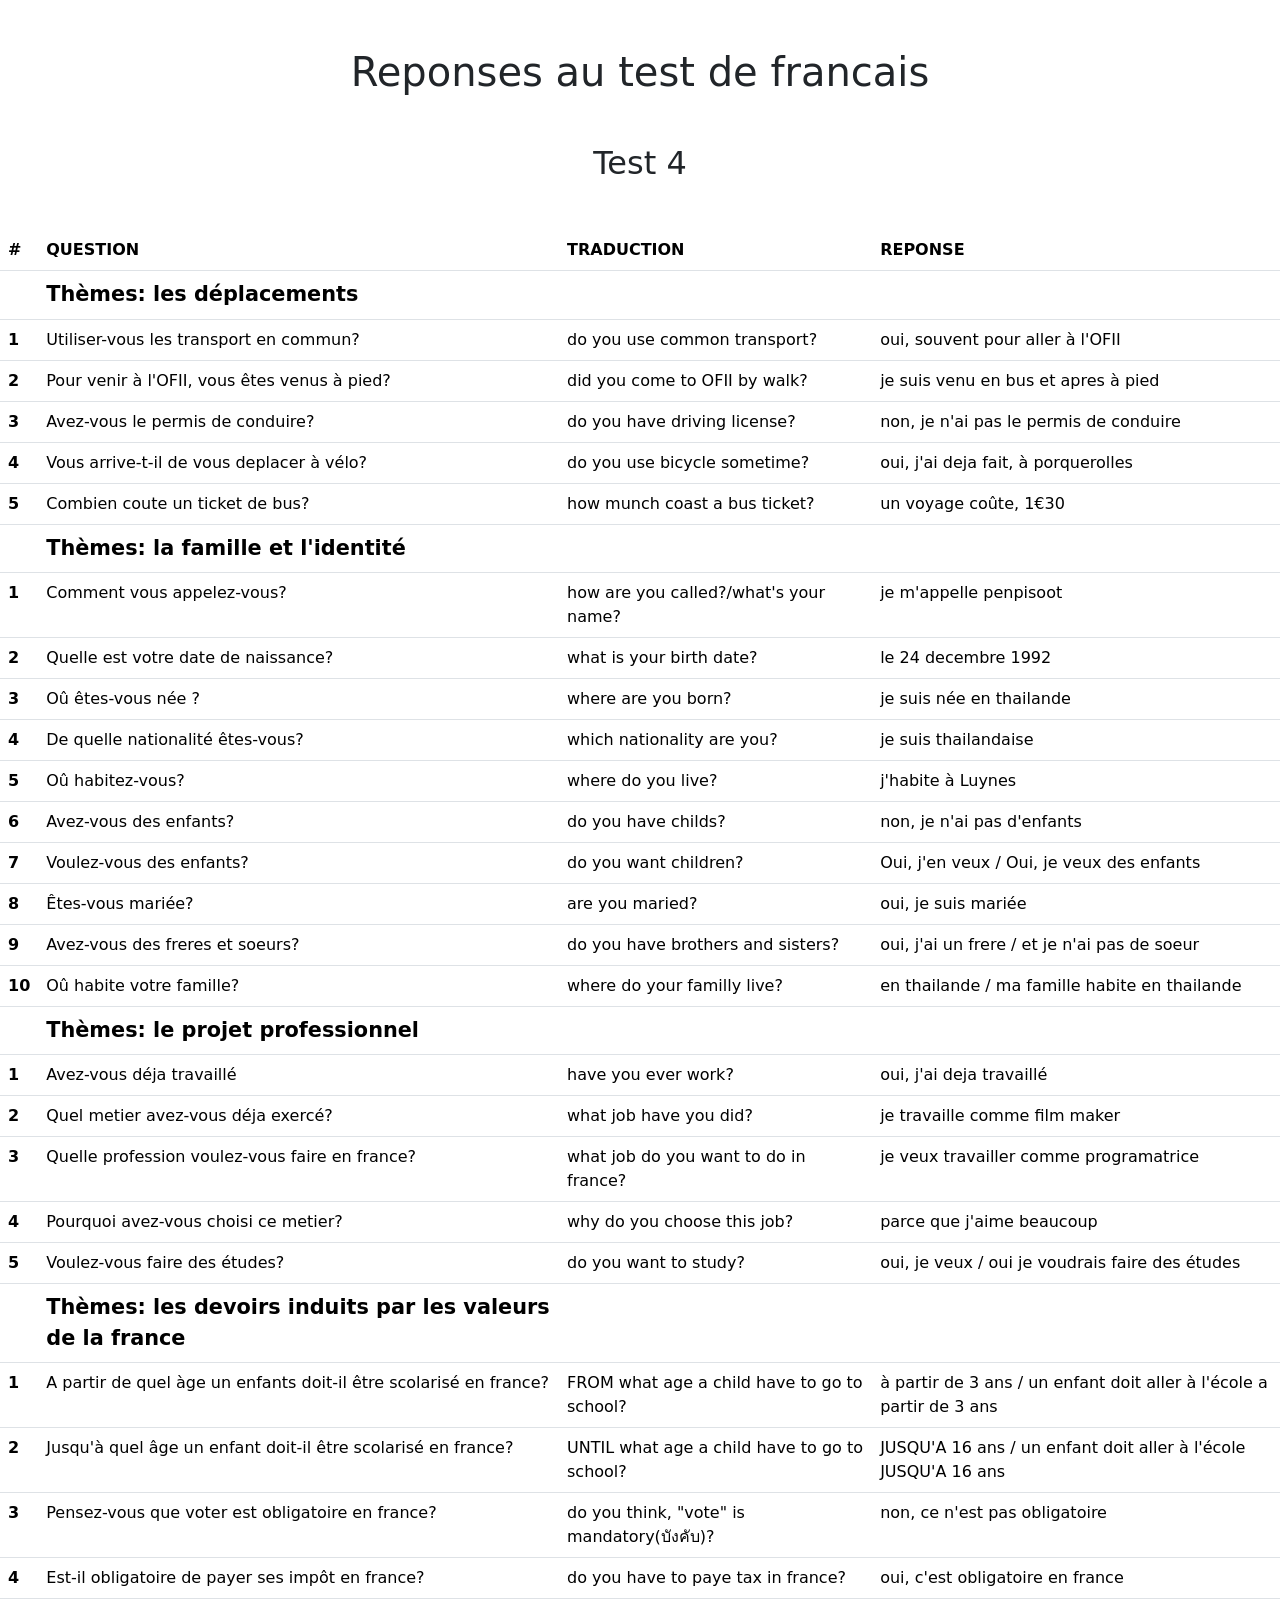
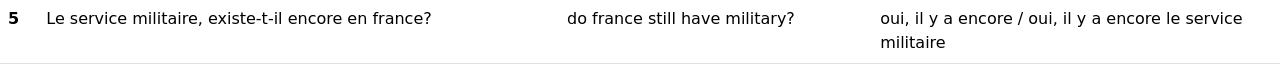
<file: index.html>
<!DOCTYPE html>
<html lang="en">
<head>
    <meta charset="UTF-8">
    <meta http-equiv="X-UA-Compatible" content="IE=edge">
    <meta name="viewport" content="width=device-width, initial-scale=1.0">
    <link href="https://cdn.jsdelivr.net/npm/bootstrap@5.0.0-beta3/dist/css/bootstrap.min.css" rel="stylesheet" integrity="sha384-eOJMYsd53ii+scO/bJGFsiCZc+5NDVN2yr8+0RDqr0Ql0h+rP48ckxlpbzKgwra6" crossorigin="anonymous">
    <link rel="stylesheet" href="style.css">
    <title>Entrainement test de francais</title>
</head>
<body>
    <h1>Reponses au test de francais</h1>

    <h2>Test 4</h2>

    <table class="table">
        <thead>
          <tr>
            <th scope="col">#</th>
            <th scope="col">QUESTION</th>
            <th scope="col">TRADUCTION</th>
            <th scope="col">REPONSE </th>           
          </tr>
        </thead>
        <tbody>
         <tr>
            <th scope="row"></th>
            <td class="titre">Thèmes: les déplacements</td>
            <td></td>
            <td></td>
            </tr>
          <tr>
            <th scope="row">1</th>
            <td>Utiliser-vous les transport en commun?</td>
            <td>do you use common transport?</td>
            <td class="reponse">oui, souvent pour aller à l'OFII</td>            
          </tr>
          <tr>
            <th scope="row">2</th>
            <td>Pour venir à l'OFII, vous êtes venus à pied?</td>
            <td>did you come to OFII by walk?</td>
            <td class="reponse">je suis venu en bus et apres à pied</td>
          </tr>
          <tr>
            <th scope="row">3</th>
            <td>Avez-vous le permis de conduire?</td>
            <td>do you have driving license?</td>
            <td class="reponse">non, je n'ai pas le permis de conduire</td>
          </tr>
          <tr>
            <th scope="row">4</th>
            <td>Vous arrive-t-il de vous deplacer à vélo?</td>
            <td>do you use bicycle sometime?</td>
            <td class="reponse">oui, j'ai deja fait, à porquerolles</td>
          </tr>
          <tr>
            <th scope="row">5</th>
            <td>Combien coute un ticket de bus?</td>
            <td>how munch coast a bus ticket?</td>
            <td class="reponse">un voyage coûte, 1€30</td>
          </tr>
          <tr>
            <th scope="row"></th>
            <td class="titre">Thèmes: la famille et l'identité</td>
            <td></td>
            <td></td>
          </tr>
          <tr>
            <th scope="row">1</th>
            <td>Comment vous appelez-vous?</td>
            <td>how are you called?/what's your name?</td>
            <td class="reponse">je m'appelle penpisoot</td>
          </tr>
          <tr>
            <th scope="row">2</th>
            <td>Quelle est votre date de naissance?</td>
            <td>what is your birth date?</td>
            <td class="reponse"> le 24 decembre 1992</td>
          </tr>
          <tr>
            <th scope="row">3</th>
            <td>Oû êtes-vous née ?</td>
            <td>where are you born?</td>
            <td class="reponse">je suis née en thailande</td>
          </tr>
          <tr>
            <th scope="row">4</th>
            <td>De quelle nationalité êtes-vous?</td>
            <td>which nationality are you?</td>
            <td class="reponse">je suis thailandaise</td>
          </tr>
          <tr>
            <th scope="row">5</th>
            <td>Oû habitez-vous?</td>
            <td>where do you live?</td>
            <td class="reponse">j'habite à Luynes</td>
          </tr>
          <tr>
            <th scope="row">6</th>
            <td>Avez-vous des enfants?</td>
            <td>do you have childs?</td>
            <td class="reponse">non, je n'ai pas d'enfants</td>
          </tr>
          <tr>
            <th scope="row">7</th>
            <td>Voulez-vous des enfants?</td>
            <td>do you want children?</td>
            <td class="reponse">Oui, j'en veux / Oui, je veux des enfants</td>
          </tr>
          <tr>
            <th scope="row">8</th>
            <td>Êtes-vous mariée?</td>
            <td>are you maried?</td>
            <td class="reponse">oui, je suis mariée</td>
          </tr>
          <tr>
            <th scope="row">9</th>
            <td>Avez-vous des freres et soeurs?</td>
            <td>do you have brothers and sisters?</td>
            <td class="reponse">oui, j'ai un frere / et je n'ai pas de soeur</td>
          </tr>
          <tr>
            <th scope="row">10</th>
            <td>Oû habite votre famille?</td>
            <td>where do your familly live?</td>
            <td class="reponse">en thailande / ma famille habite en thailande</td>
          </tr>
          <tr>
            <th scope="row"></th>
            <td class="titre">Thèmes: le projet professionnel</td>
            <td></td>
            <td></td>
          </tr>
          <tr>
            <th scope="row">1</th>
            <td>Avez-vous déja travaillé</td>
            <td>have you ever work?</td>
            <td class="reponse">oui, j'ai deja travaillé</td>
          </tr>
          <tr>
            <th scope="row">2</th>
            <td>Quel metier avez-vous déja exercé?</td>
            <td>what job have you did?</td>
            <td class="reponse">je travaille comme film maker</td>
          </tr>
          <tr>
            <th scope="row">3</th>
            <td>Quelle profession voulez-vous faire en france?</td>
            <td>what job do you want to do in france?</td>
            <td class="reponse">je veux travailler comme programatrice</td>
          </tr>
          <tr>
            <th scope="row">4</th>
            <td>Pourquoi avez-vous choisi ce metier?</td>
            <td>why do you choose this job?</td>
            <td class="reponse">parce que j'aime beaucoup</td>
          </tr>
          <tr>
            <th scope="row">5</th>
            <td>Voulez-vous faire des études?</td>
            <td>do you want to study?</td>
            <td class="reponse">oui, je veux / oui je voudrais faire des études</td>
          </tr>
          <tr>
            <th scope="row"></th>
            <td class="titre">Thèmes: les devoirs induits par les valeurs de la france</td>
            <td></td>
            <td></td>
          </tr>
          <tr>
            <th scope="row">1</th>
            <td>A partir de quel àge un enfants doit-il être scolarisé en france?</td>
            <td>FROM what age a child have to go to school?</td>
            <td class="reponse">à partir de 3 ans / un enfant doit aller à l'école a partir de 3 ans</td>
          </tr>
          <tr>
            <th scope="row">2</th>
            <td>Jusqu'à quel âge un enfant doit-il être scolarisé en france?</td>
            <td>UNTIL what age a child have to go to school?</td>
            <td class="reponse">JUSQU'A 16 ans / un enfant doit aller à l'école JUSQU'A 16 ans</td>
          </tr>
          <tr>
            <th scope="row">3</th>
            <td>Pensez-vous que voter est obligatoire en france?</td>
            <td>do you think, "vote" is mandatory(บังคับ)?</td>
            <td class="reponse">non, ce n'est pas obligatoire</td>
          </tr>
          <tr>
            <th scope="row">4</th>
            <td>Est-il obligatoire de payer ses impôt en france?</td>
            <td>do you have to paye tax in france?</td>
            <td class="reponse">oui, c'est obligatoire en france</td>
          </tr>
          <tr>
            <th scope="row">5</th>
            <td>Le service militaire, existe-t-il encore en france?</td>
            <td>do france still have military?</td>
            <td class="reponse">oui, il y a encore / oui, il y a encore le service militaire</td>
          </tr>
        </tbody>
      </table>
</body>
</html>
</file>
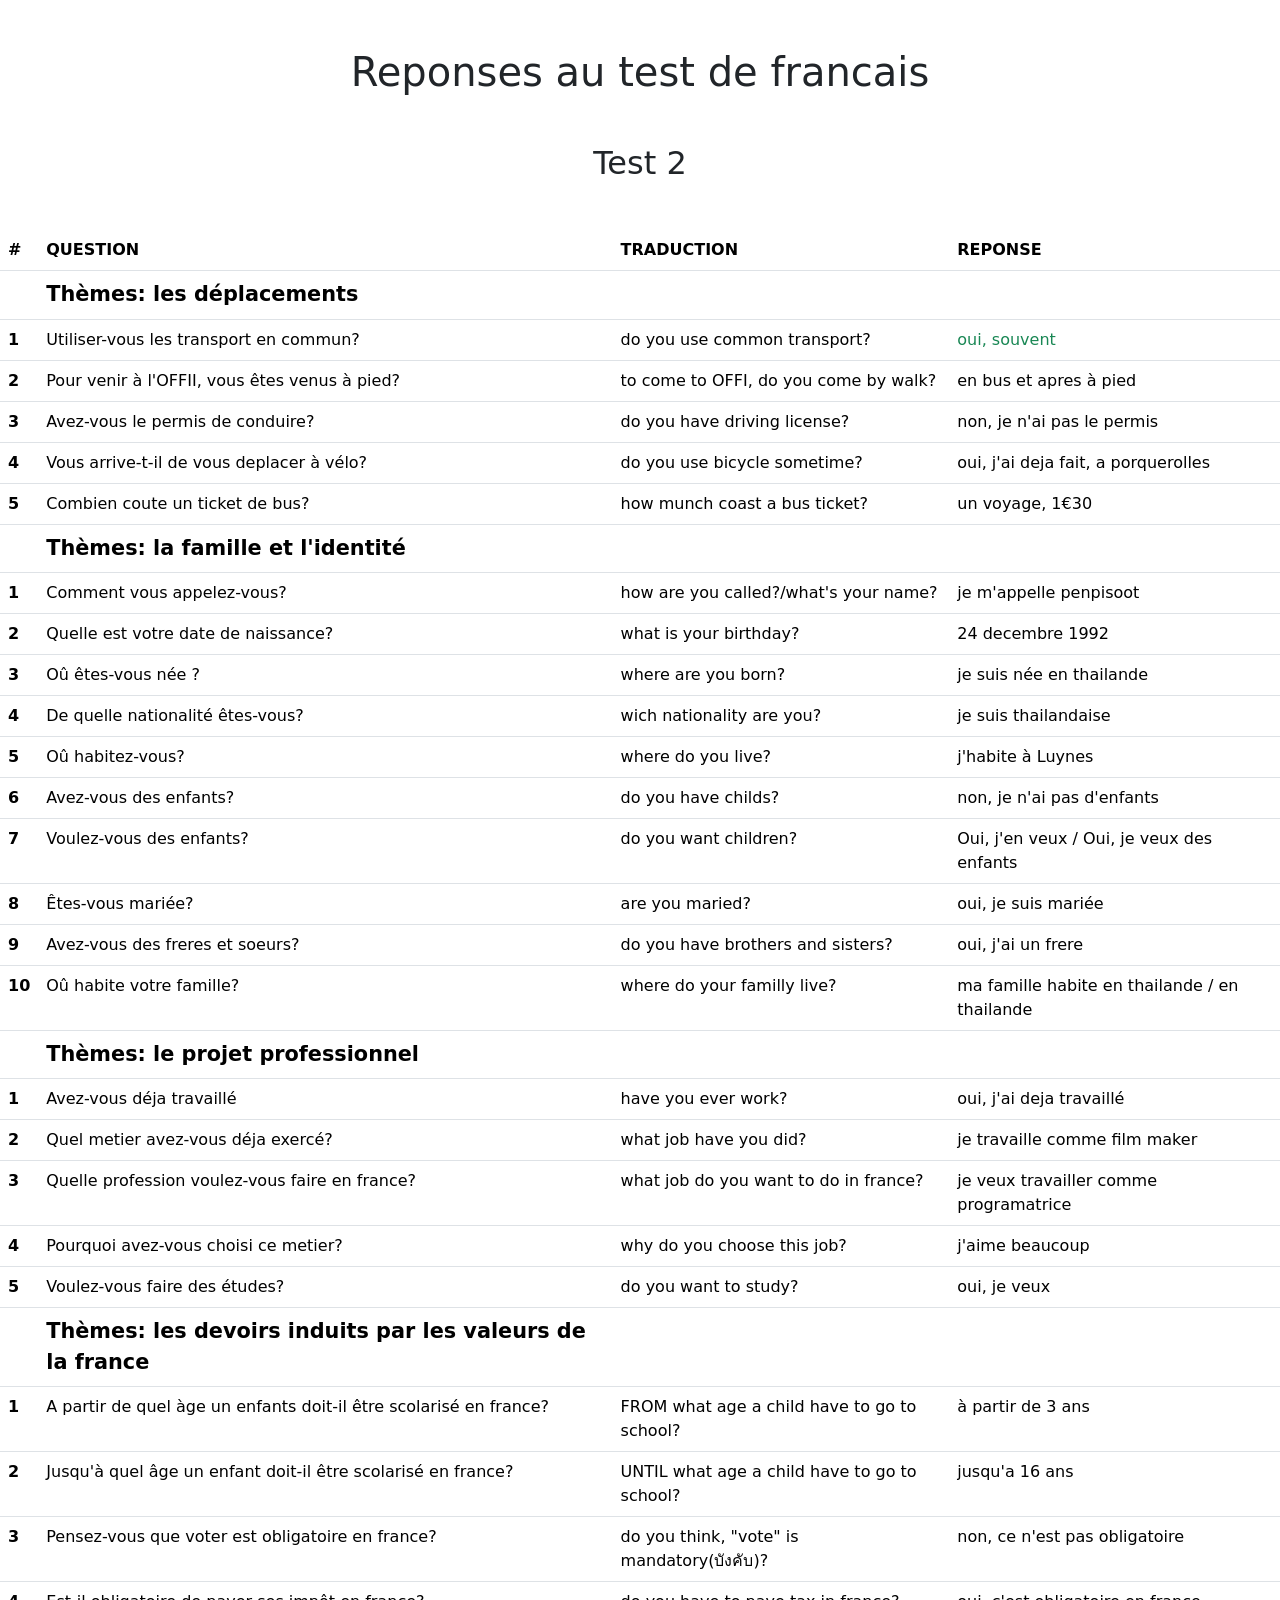
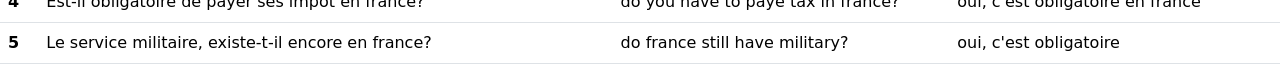
<file: test-francais.html>
<!DOCTYPE html>
<html lang="en">
<head>
    <meta charset="UTF-8">
    <meta http-equiv="X-UA-Compatible" content="IE=edge">
    <meta name="viewport" content="width=device-width, initial-scale=1.0">
    <link href="https://cdn.jsdelivr.net/npm/bootstrap@5.0.0-beta3/dist/css/bootstrap.min.css" rel="stylesheet" integrity="sha384-eOJMYsd53ii+scO/bJGFsiCZc+5NDVN2yr8+0RDqr0Ql0h+rP48ckxlpbzKgwra6" crossorigin="anonymous">
    <link rel="stylesheet" href="style.css">
    <title>Entrainement test de francais</title>
</head>
<body>
    <h1>Reponses au test de francais</h1>

    <h2>Test 2</h2>

    <table class="table">
        <thead>
          <tr>
            <th scope="col">#</th>
            <th scope="col">QUESTION</th>
            <th scope="col">TRADUCTION</th>
            <th scope="col">REPONSE </th>           
          </tr>
        </thead>
        <tbody>
         <tr>
            <th scope="row"></th>
            <td class="titre">Thèmes: les déplacements</td>
            <td></td>
            <td></td>
            </tr>
          <tr>
            <th scope="row">1</th>
            <td>Utiliser-vous les transport en commun?</td>
            <td>do you use common transport?</td>
            <td class="text-success">oui, souvent</td>            
          </tr>
          <tr>
            <th scope="row">2</th>
            <td>Pour venir à l'OFFII, vous êtes venus à pied?</td>
            <td>to come to OFFI, do you come by walk?</td>
            <td class="reponse">en bus et apres à pied</td>
          </tr>
          <tr>
            <th scope="row">3</th>
            <td>Avez-vous le permis de conduire?</td>
            <td>do you have driving license?</td>
            <td class="reponse">non, je n'ai pas le permis</td>
          </tr>
          <tr>
            <th scope="row">4</th>
            <td>Vous arrive-t-il de vous deplacer à vélo?</td>
            <td>do you use bicycle sometime?</td>
            <td class="reponse">oui, j'ai deja fait, a porquerolles</td>
          </tr>
          <tr>
            <th scope="row">5</th>
            <td>Combien coute un ticket de bus?</td>
            <td>how munch coast a bus ticket?</td>
            <td class="reponse">un voyage, 1€30</td>
          </tr>
          <tr>
            <th scope="row"></th>
            <td class="titre">Thèmes: la famille et l'identité</td>
            <td></td>
            <td></td>
          </tr>
          <tr>
            <th scope="row">1</th>
            <td>Comment vous appelez-vous?</td>
            <td>how are you called?/what's your name?</td>
            <td class="reponse">je m'appelle penpisoot</td>
          </tr>
          <tr>
            <th scope="row">2</th>
            <td>Quelle est votre date de naissance?</td>
            <td>what is your birthday?</td>
            <td class="reponse">24 decembre 1992</td>
          </tr>
          <tr>
            <th scope="row">3</th>
            <td>Oû êtes-vous née ?</td>
            <td>where are you born?</td>
            <td class="reponse">je suis née en thailande</td>
          </tr>
          <tr>
            <th scope="row">4</th>
            <td>De quelle nationalité êtes-vous?</td>
            <td>wich nationality are you?</td>
            <td class="reponse">je suis thailandaise</td>
          </tr>
          <tr>
            <th scope="row">5</th>
            <td>Oû habitez-vous?</td>
            <td>where do you live?</td>
            <td class="reponse">j'habite à Luynes</td>
          </tr>
          <tr>
            <th scope="row">6</th>
            <td>Avez-vous des enfants?</td>
            <td>do you have childs?</td>
            <td class="reponse">non, je n'ai pas d'enfants</td>
          </tr>
          <tr>
            <th scope="row">7</th>
            <td>Voulez-vous des enfants?</td>
            <td>do you want children?</td>
            <td class="reponse">Oui, j'en veux / Oui, je veux des enfants</td>
          </tr>
          <tr>
            <th scope="row">8</th>
            <td>Êtes-vous mariée?</td>
            <td>are you maried?</td>
            <td class="reponse">oui, je suis mariée</td>
          </tr>
          <tr>
            <th scope="row">9</th>
            <td>Avez-vous des freres et soeurs?</td>
            <td>do you have brothers and sisters?</td>
            <td class="reponse">oui, j'ai un frere</td>
          </tr>
          <tr>
            <th scope="row">10</th>
            <td>Oû habite votre famille?</td>
            <td>where do your familly live?</td>
            <td class="reponse">ma famille habite en thailande / en thailande</td>
          </tr>
          <tr>
            <th scope="row"></th>
            <td class="titre">Thèmes: le projet professionnel</td>
            <td></td>
            <td></td>
          </tr>
          <tr>
            <th scope="row">1</th>
            <td>Avez-vous déja travaillé</td>
            <td>have you ever work?</td>
            <td class="reponse">oui, j'ai deja travaillé</td>
          </tr>
          <tr>
            <th scope="row">2</th>
            <td>Quel metier avez-vous déja exercé?</td>
            <td>what job have you did?</td>
            <td class="reponse">je travaille comme film maker</td>
          </tr>
          <tr>
            <th scope="row">3</th>
            <td>Quelle profession voulez-vous faire en france?</td>
            <td>what job do you want to do in france?</td>
            <td class="reponse">je veux travailler comme programatrice</td>
          </tr>
          <tr>
            <th scope="row">4</th>
            <td>Pourquoi avez-vous choisi ce metier?</td>
            <td>why do you choose this job?</td>
            <td class="reponse">j'aime beaucoup</td>
          </tr>
          <tr>
            <th scope="row">5</th>
            <td>Voulez-vous faire des études?</td>
            <td>do you want to study?</td>
            <td class="reponse">oui, je veux</td>
          </tr>
          <tr>
            <th scope="row"></th>
            <td class="titre">Thèmes: les devoirs induits par les valeurs de la france</td>
            <td></td>
            <td></td>
          </tr>
          <tr>
            <th scope="row">1</th>
            <td>A partir de quel àge un enfants doit-il être scolarisé en france?</td>
            <td>FROM what age a child have to go to school?</td>
            <td class="reponse">à partir de 3 ans</td>
          </tr>
          <tr>
            <th scope="row">2</th>
            <td>Jusqu'à quel âge un enfant doit-il être scolarisé en france?</td>
            <td>UNTIL what age a child have to go to school?</td>
            <td class="reponse">jusqu'a 16 ans</td>
          </tr>
          <tr>
            <th scope="row">3</th>
            <td>Pensez-vous que voter est obligatoire en france?</td>
            <td>do you think, "vote" is mandatory(บังคับ)?</td>
            <td class="reponse">non, ce n'est pas obligatoire</td>
          </tr>
          <tr>
            <th scope="row">4</th>
            <td>Est-il obligatoire de payer ses impôt en france?</td>
            <td>do you have to paye tax in france?</td>
            <td class="reponse">oui, c'est obligatoire en france</td>
          </tr>
          <tr>
            <th scope="row">5</th>
            <td>Le service militaire, existe-t-il encore en france?</td>
            <td>do france still have military?</td>
            <td class="reponse">oui, c'est obligatoire</td>
          </tr>
        </tbody>
      </table>
</body>
</html>
</file>
<file: style.css>
body{
    background-color: rgb(255, 255, 255);
}
.titre{
    font-size: 1.3rem;
    font-weight:700;
}

h1, h2{
    text-align: center;
    margin: 3rem;
}
</file>
